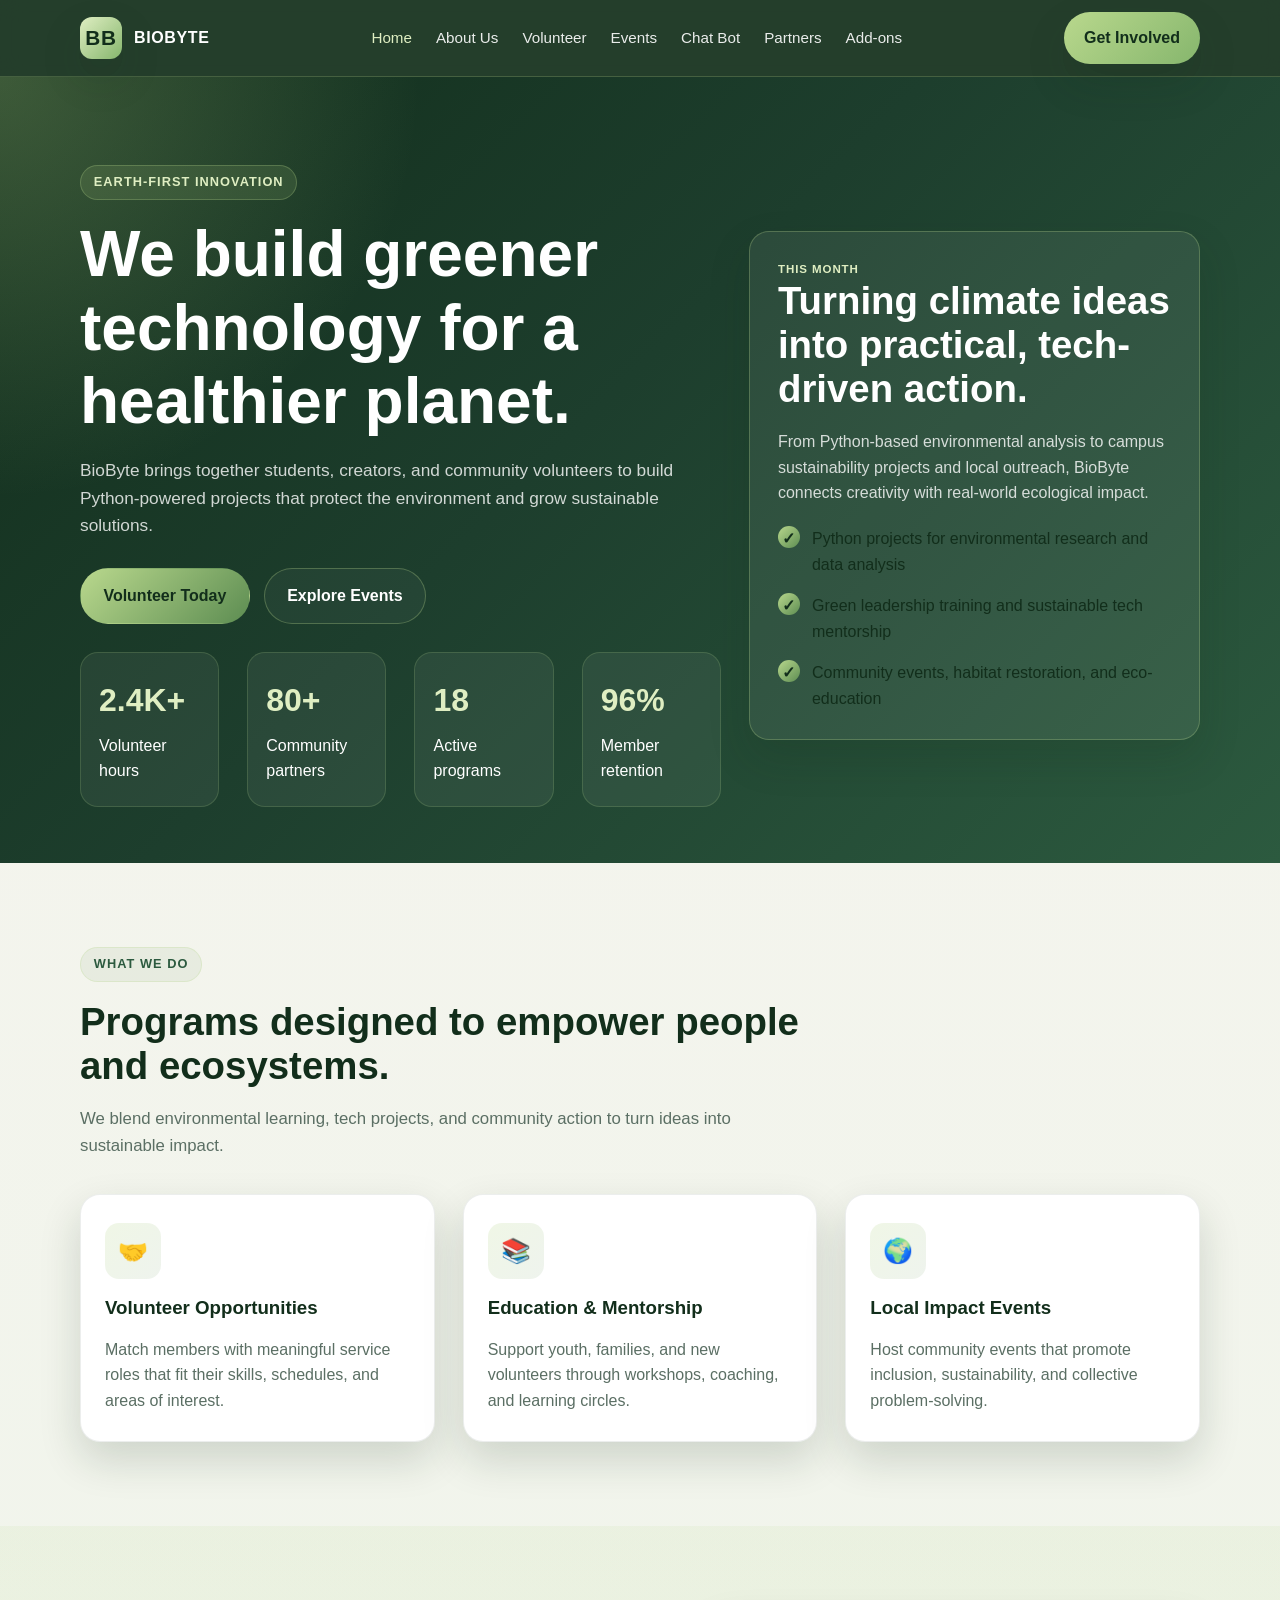
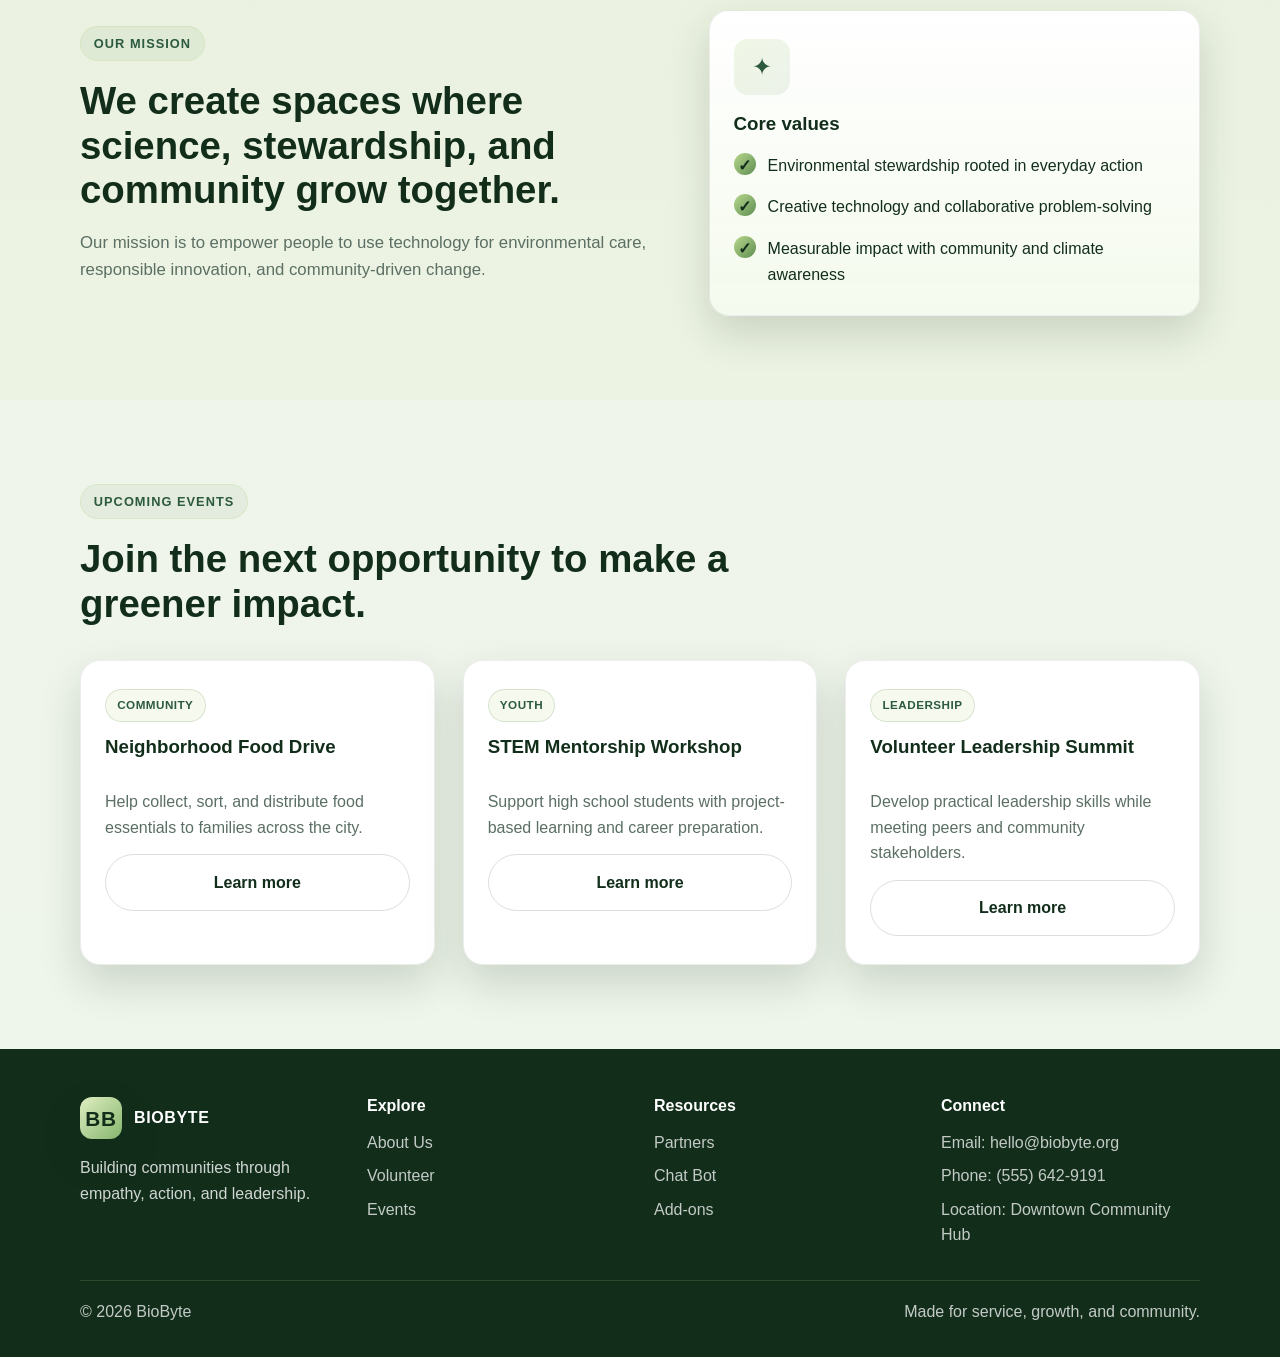
<file: index.html>
﻿<!DOCTYPE html>
<html lang="en">
  <head>
    <meta charset="UTF-8" />
    <meta name="viewport" content="width=device-width, initial-scale=1.0" />
    <title>BioByte | Community Impact</title>
    <meta name="description" content="BioByte empowers communities through volunteering, leadership development, and impactful local events." />
    <link rel="stylesheet" href="styles.css" />
  </head>
  <body>
    <header class="header">
      <div class="container nav">
        <a href="index.html" class="brand" aria-label="BioByte home"><span class="brand-mark">BB</span><span>BioByte</span></a>
        <button class="mobile-toggle" aria-label="Toggle menu">☰</button>
        <nav class="nav-links" aria-label="Main navigation">
          <a class="active" href="index.html">Home</a>
          <a href="about.html">About Us</a>
          <a href="volunteer.html">Volunteer</a>
          <a href="events.html">Events</a>
          <a href="chatbot.html">Chat Bot</a>
          <a href="partners.html">Partners</a>
          <a href="addons.html">Add-ons</a>
        </nav>
        <a class="nav-cta" href="volunteer.html">Get Involved</a>
      </div>
    </header>
    <main>
      <section class="hero">
        <div class="container hero-grid">
          <div>
            <span class="kicker">Earth-first innovation</span>
            <h1>We build greener technology for a healthier planet.</h1>
            <p class="lead">BioByte brings together students, creators, and community volunteers to build Python-powered projects that protect the environment and grow sustainable solutions.</p>
            <div class="button-row">
              <a class="button-primary" href="volunteer.html">Volunteer Today</a>
              <a class="button-secondary" href="events.html">Explore Events</a>
            </div>
            <div class="stats-grid" aria-label="Impact statistics">
              <div class="stat-box"><div class="stat-number">2.4K+</div><div>Volunteer hours</div></div>
              <div class="stat-box"><div class="stat-number">80+</div><div>Community partners</div></div>
              <div class="stat-box"><div class="stat-number">18</div><div>Active programs</div></div>
              <div class="stat-box"><div class="stat-number">96%</div><div>Member retention</div></div>
            </div>
          </div>
          <div class="hero-panel">
            <div class="mini-label">This month</div>
            <h2>Turning climate ideas into practical, tech-driven action.</h2>
            <p>From Python-based environmental analysis to campus sustainability projects and local outreach, BioByte connects creativity with real-world ecological impact.</p>
            <ul class="feature-list" style="margin-top: 20px; color: var(--white);">
              <li><span class="list-bullet">✓</span><span>Python projects for environmental research and data analysis</span></li>
              <li><span class="list-bullet">✓</span><span>Green leadership training and sustainable tech mentorship</span></li>
              <li><span class="list-bullet">✓</span><span>Community events, habitat restoration, and eco-education</span></li>
            </ul>
          </div>
        </div>
      </section>
      <section class="section">
        <div class="container">
          <div class="section-header"><span class="kicker" style="background: rgba(93, 141, 82, 0.08); color: var(--forest-700);">What we do</span><h2>Programs designed to empower people and ecosystems.</h2><p class="section-lead">We blend environmental learning, tech projects, and community action to turn ideas into sustainable impact.</p></div>
          <div class="card-grid">
            <article class="feature-card"><div class="feature-icon">🤝</div><h3>Volunteer Opportunities</h3><p>Match members with meaningful service roles that fit their skills, schedules, and areas of interest.</p></article>
            <article class="feature-card"><div class="feature-icon">📚</div><h3>Education & Mentorship</h3><p>Support youth, families, and new volunteers through workshops, coaching, and learning circles.</p></article>
            <article class="feature-card"><div class="feature-icon">🌍</div><h3>Local Impact Events</h3><p>Host community events that promote inclusion, sustainability, and collective problem-solving.</p></article>
          </div>
        </div>
      </section>
      <section class="section section-alt">
        <div class="container split-grid">
          <div>
            <span class="kicker" style="background: rgba(93, 141, 82, 0.08); color: var(--forest-700);">Our mission</span>
            <h2>We create spaces where science, stewardship, and community grow together.</h2>
            <p class="section-lead">Our mission is to empower people to use technology for environmental care, responsible innovation, and community-driven change.</p>
          </div>
          <div class="info-card"><div class="info-badge">✦</div><h3>Core values</h3><ul class="feature-list"><li><span class="list-bullet">✓</span><span>Environmental stewardship rooted in everyday action</span></li><li><span class="list-bullet">✓</span><span>Creative technology and collaborative problem-solving</span></li><li><span class="list-bullet">✓</span><span>Measurable impact with community and climate awareness</span></li></ul></div>
        </div>
      </section>
      <section class="section">
        <div class="container">
          <div class="section-header"><span class="kicker" style="background: rgba(93, 141, 82, 0.08); color: var(--forest-700);">Upcoming events</span><h2>Join the next opportunity to make a greener impact.</h2></div>
          <div class="card-grid">
            <article class="event-card"><span class="event-pill">Community</span><h3>Neighborhood Food Drive</h3><p>Help collect, sort, and distribute food essentials to families across the city.</p><a class="button-ghost" href="events.html">Learn more</a></article>
            <article class="event-card"><span class="event-pill">Youth</span><h3>STEM Mentorship Workshop</h3><p>Support high school students with project-based learning and career preparation.</p><a class="button-ghost" href="events.html">Learn more</a></article>
            <article class="event-card"><span class="event-pill">Leadership</span><h3>Volunteer Leadership Summit</h3><p>Develop practical leadership skills while meeting peers and community stakeholders.</p><a class="button-ghost" href="events.html">Learn more</a></article>
          </div>
        </div>
      </section>
    </main>
    <footer class="footer">
      <div class="container footer-grid">
        <div><a href="index.html" class="brand" aria-label="BioByte home"><span class="brand-mark">BB</span><span>BioByte</span></a><p>Building communities through empathy, action, and leadership.</p></div>
        <div><h4>Explore</h4><ul><li><a href="about.html">About Us</a></li><li><a href="volunteer.html">Volunteer</a></li><li><a href="events.html">Events</a></li></ul></div>
        <div><h4>Resources</h4><ul><li><a href="partners.html">Partners</a></li><li><a href="chatbot.html">Chat Bot</a></li><li><a href="addons.html">Add-ons</a></li></ul></div>
        <div><h4>Connect</h4><ul><li>Email: hello@biobyte.org</li><li>Phone: (555) 642-9191</li><li>Location: Downtown Community Hub</li></ul></div>
      </div>
      <div class="container footer-bottom"><span>© <span id="year"></span> BioByte</span><span>Made for service, growth, and community.</span></div>
    </footer>
    <script src="script.js"></script>
  </body>
</html>
</file>
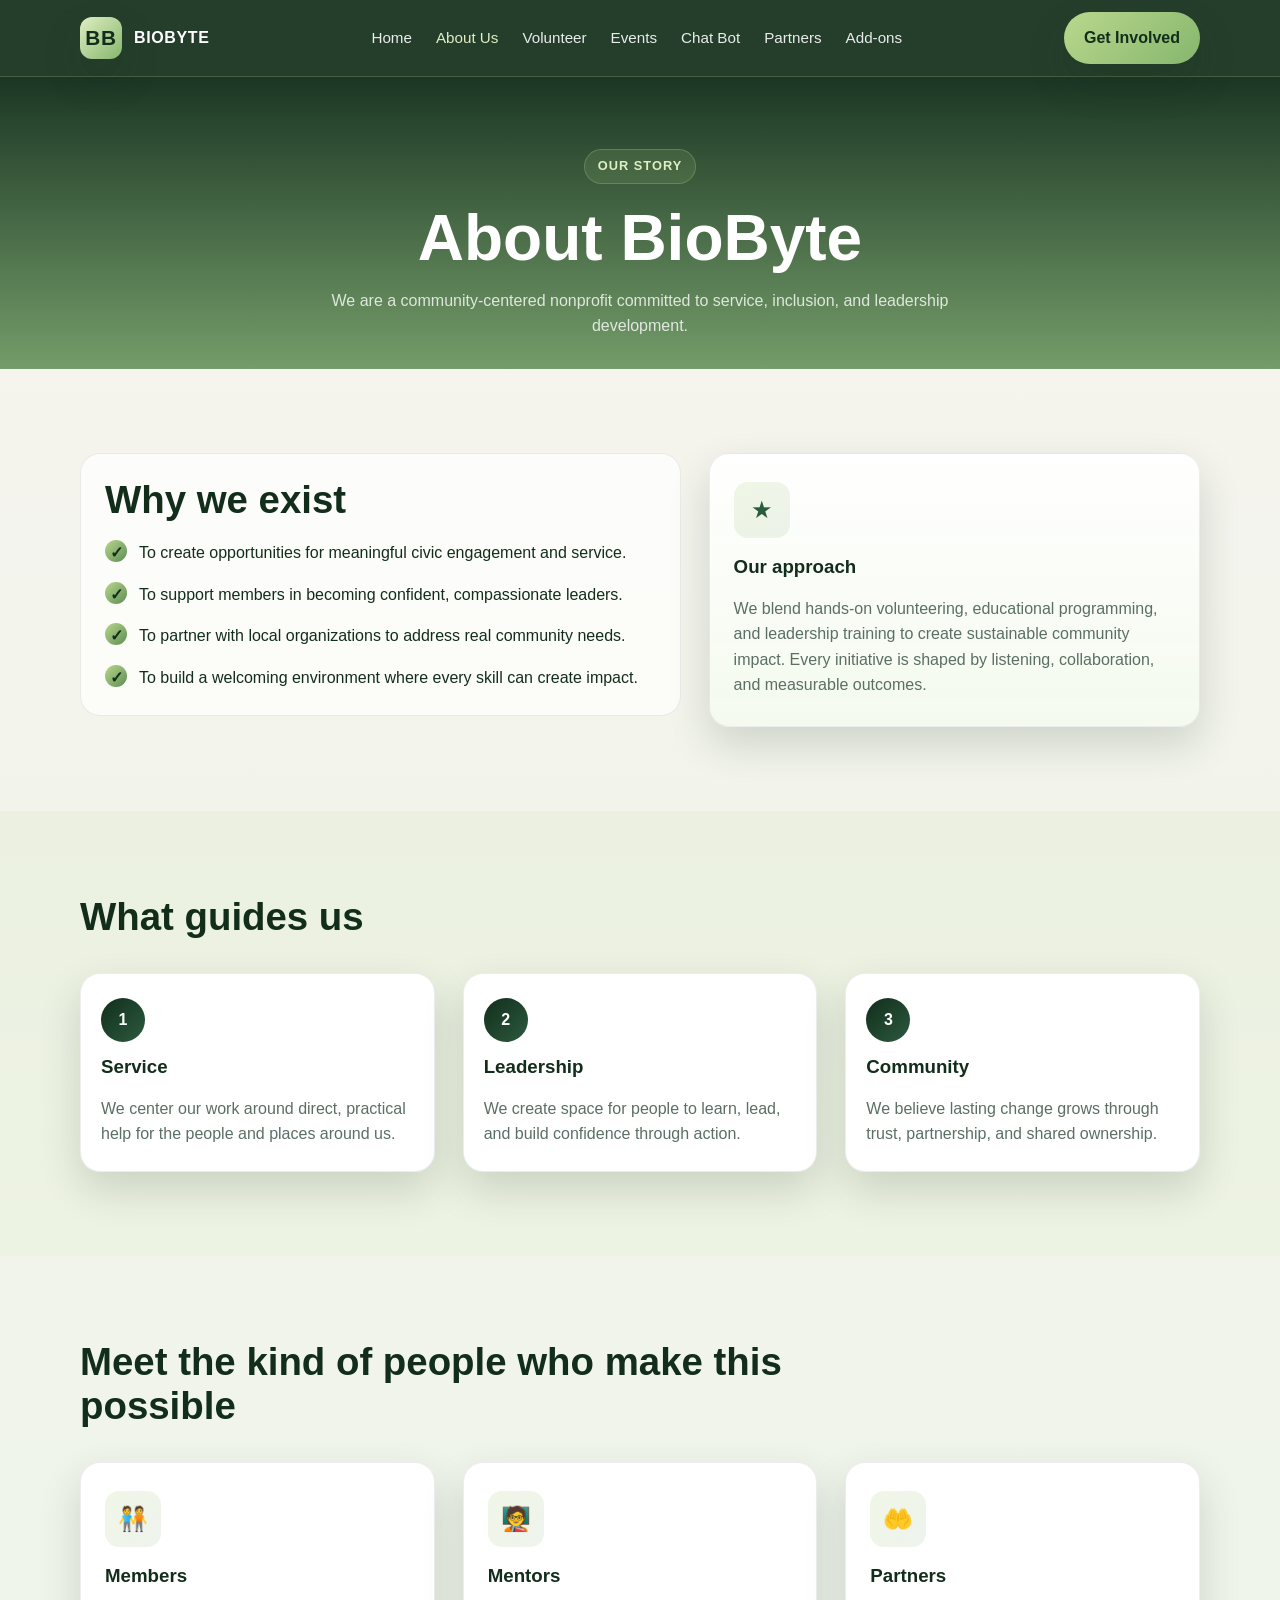
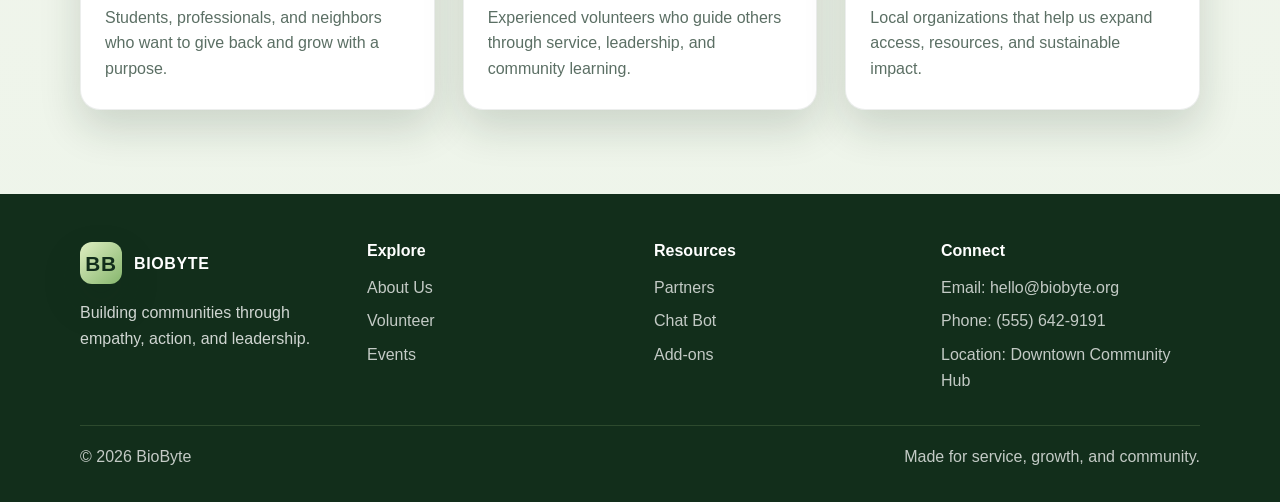
<file: about.html>
﻿<!DOCTYPE html>
<html lang="en">
  <head>
    <meta charset="UTF-8" />
    <meta name="viewport" content="width=device-width, initial-scale=1.0" />
    <title>About Us | BioByte</title>
    <link rel="stylesheet" href="styles.css" />
  </head>
  <body>
    <header class="header">
      <div class="container nav">
        <a href="index.html" class="brand" aria-label="BioByte home"><span class="brand-mark">BB</span><span>BioByte</span></a>
        <button class="mobile-toggle" aria-label="Toggle menu">☰</button>
        <nav class="nav-links" aria-label="Main navigation">
          <a href="index.html">Home</a>
          <a class="active" href="about.html">About Us</a>
          <a href="volunteer.html">Volunteer</a>
          <a href="events.html">Events</a>
          <a href="chatbot.html">Chat Bot</a>
          <a href="partners.html">Partners</a>
          <a href="addons.html">Add-ons</a>
        </nav>
        <a class="nav-cta" href="volunteer.html">Get Involved</a>
      </div>
    </header>
    <main>
      <section class="page-header">
        <div class="container">
          <span class="kicker">Our story</span>
          <h1>About BioByte</h1>
          <p>We are a community-centered nonprofit committed to service, inclusion, and leadership development.</p>
        </div>
      </section>
      <section class="section">
        <div class="container content-grid">
          <div class="list-block">
            <h2>Why we exist</h2>
            <ul class="feature-list">
              <li><span class="list-bullet">✓</span><span>To create opportunities for meaningful civic engagement and service.</span></li>
              <li><span class="list-bullet">✓</span><span>To support members in becoming confident, compassionate leaders.</span></li>
              <li><span class="list-bullet">✓</span><span>To partner with local organizations to address real community needs.</span></li>
              <li><span class="list-bullet">✓</span><span>To build a welcoming environment where every skill can create impact.</span></li>
            </ul>
          </div>
          <div class="info-card"><div class="info-badge">★</div><h3>Our approach</h3><p>We blend hands-on volunteering, educational programming, and leadership training to create sustainable community impact. Every initiative is shaped by listening, collaboration, and measurable outcomes.</p></div>
        </div>
      </section>
      <section class="section section-alt">
        <div class="container">
          <div class="section-header"><h2>What guides us</h2></div>
          <div class="timeline-grid">
            <article class="timeline-item"><div class="timeline-number">1</div><h3>Service</h3><p>We center our work around direct, practical help for the people and places around us.</p></article>
            <article class="timeline-item"><div class="timeline-number">2</div><h3>Leadership</h3><p>We create space for people to learn, lead, and build confidence through action.</p></article>
            <article class="timeline-item"><div class="timeline-number">3</div><h3>Community</h3><p>We believe lasting change grows through trust, partnership, and shared ownership.</p></article>
          </div>
        </div>
      </section>
      <section class="section">
        <div class="container">
          <div class="section-header"><h2>Meet the kind of people who make this possible</h2></div>
          <div class="card-grid">
            <article class="feature-card"><div class="feature-icon">🧑‍🤝‍🧑</div><h3>Members</h3><p>Students, professionals, and neighbors who want to give back and grow with a purpose.</p></article>
            <article class="feature-card"><div class="feature-icon">🧑‍🏫</div><h3>Mentors</h3><p>Experienced volunteers who guide others through service, leadership, and community learning.</p></article>
            <article class="feature-card"><div class="feature-icon">🤲</div><h3>Partners</h3><p>Local organizations that help us expand access, resources, and sustainable impact.</p></article>
          </div>
        </div>
      </section>
    </main>
    <footer class="footer">
      <div class="container footer-grid">
        <div><a href="index.html" class="brand" aria-label="BioByte home"><span class="brand-mark">BB</span><span>BioByte</span></a><p>Building communities through empathy, action, and leadership.</p></div>
        <div><h4>Explore</h4><ul><li><a href="about.html">About Us</a></li><li><a href="volunteer.html">Volunteer</a></li><li><a href="events.html">Events</a></li></ul></div>
        <div><h4>Resources</h4><ul><li><a href="partners.html">Partners</a></li><li><a href="chatbot.html">Chat Bot</a></li><li><a href="addons.html">Add-ons</a></li></ul></div>
        <div><h4>Connect</h4><ul><li>Email: hello@biobyte.org</li><li>Phone: (555) 642-9191</li><li>Location: Downtown Community Hub</li></ul></div>
      </div>
      <div class="container footer-bottom"><span>© <span id="year"></span> BioByte</span><span>Made for service, growth, and community.</span></div>
    </footer>
    <script src="script.js"></script>
  </body>
</html>
</file>
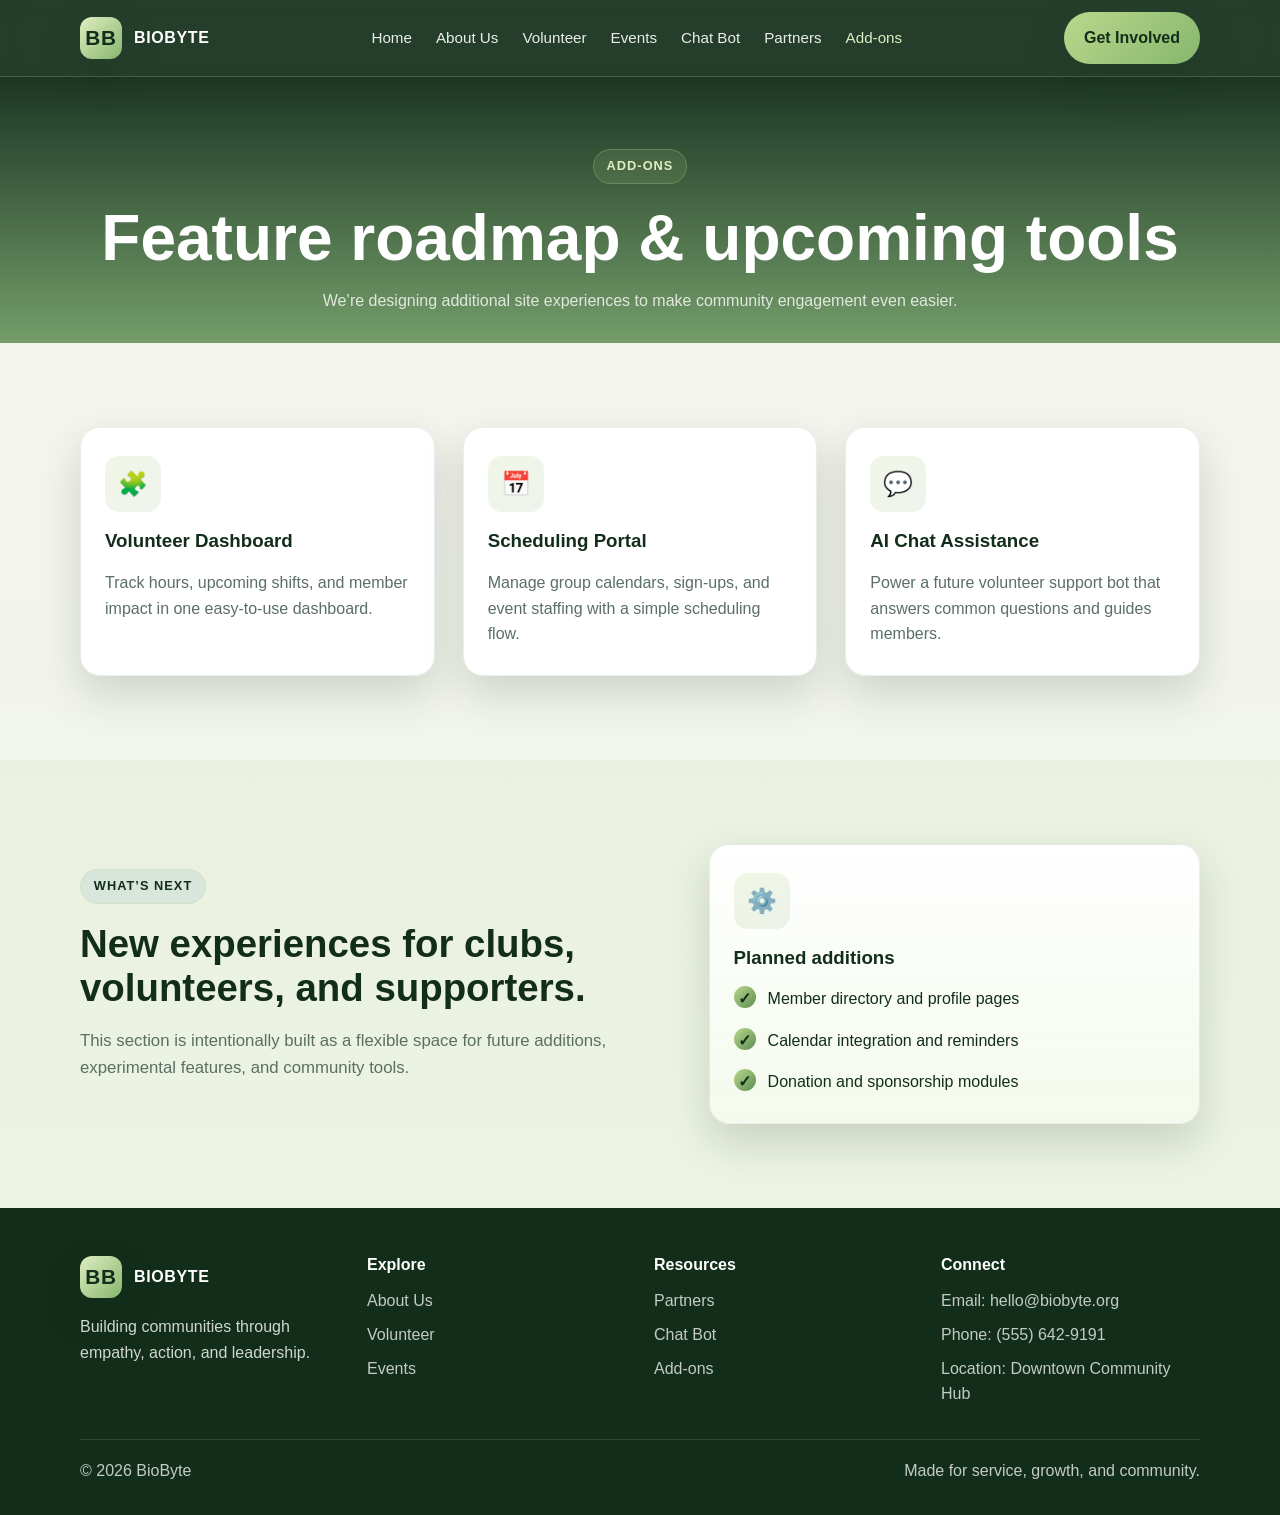
<file: addons.html>
﻿<!DOCTYPE html>
<html lang="en">
  <head>
    <meta charset="UTF-8" />
    <meta name="viewport" content="width=device-width, initial-scale=1.0" />
    <title>Coming Soon | BioByte</title>
    <link rel="stylesheet" href="styles.css" />
  </head>
  <body>
    <header class="header">
      <div class="container nav">
        <a href="index.html" class="brand" aria-label="BioByte home"><span class="brand-mark">BB</span><span>BioByte</span></a>
        <button class="mobile-toggle" aria-label="Toggle menu">☰</button>
        <nav class="nav-links" aria-label="Main navigation">
          <a href="index.html">Home</a>
          <a href="about.html">About Us</a>
          <a href="volunteer.html">Volunteer</a>
          <a href="events.html">Events</a>
          <a href="chatbot.html">Chat Bot</a>
          <a href="partners.html">Partners</a>
          <a class="active" href="addons.html">Add-ons</a>
        </nav>
        <a class="nav-cta" href="volunteer.html">Get Involved</a>
      </div>
    </header>
    <main>
      <section class="page-header">
        <div class="container">
          <span class="kicker">Add-ons</span>
          <h1>Feature roadmap & upcoming tools</h1>
          <p>We’re designing additional site experiences to make community engagement even easier.</p>
        </div>
      </section>
      <section class="section">
        <div class="container card-grid">
          <article class="addon-card"><div class="feature-icon">🧩</div><h3>Volunteer Dashboard</h3><p>Track hours, upcoming shifts, and member impact in one easy-to-use dashboard.</p></article>
          <article class="addon-card"><div class="feature-icon">📅</div><h3>Scheduling Portal</h3><p>Manage group calendars, sign-ups, and event staffing with a simple scheduling flow.</p></article>
          <article class="addon-card"><div class="feature-icon">💬</div><h3>AI Chat Assistance</h3><p>Power a future volunteer support bot that answers common questions and guides members.</p></article>
        </div>
      </section>
      <section class="section section-alt">
        <div class="container split-grid">
          <div>
            <span class="kicker" style="background: rgba(15, 94, 168, 0.08); color: var(--blue-600);">What’s next</span>
            <h2>New experiences for clubs, volunteers, and supporters.</h2>
            <p class="section-lead">This section is intentionally built as a flexible space for future additions, experimental features, and community tools.</p>
          </div>
          <div class="info-card"><div class="info-badge">⚙️</div><h3>Planned additions</h3><ul class="feature-list"><li><span class="list-bullet">✓</span><span>Member directory and profile pages</span></li><li><span class="list-bullet">✓</span><span>Calendar integration and reminders</span></li><li><span class="list-bullet">✓</span><span>Donation and sponsorship modules</span></li></ul></div>
        </div>
      </section>
    </main>
    <footer class="footer">
      <div class="container footer-grid">
        <div><a href="index.html" class="brand" aria-label="BioByte home"><span class="brand-mark">BB</span><span>BioByte</span></a><p>Building communities through empathy, action, and leadership.</p></div>
        <div><h4>Explore</h4><ul><li><a href="about.html">About Us</a></li><li><a href="volunteer.html">Volunteer</a></li><li><a href="events.html">Events</a></li></ul></div>
        <div><h4>Resources</h4><ul><li><a href="partners.html">Partners</a></li><li><a href="chatbot.html">Chat Bot</a></li><li><a href="addons.html">Add-ons</a></li></ul></div>
        <div><h4>Connect</h4><ul><li>Email: hello@biobyte.org</li><li>Phone: (555) 642-9191</li><li>Location: Downtown Community Hub</li></ul></div>
      </div>
      <div class="container footer-bottom"><span>© <span id="year"></span> BioByte</span><span>Made for service, growth, and community.</span></div>
    </footer>
    <script src="script.js"></script>
  </body>
</html>
</file>
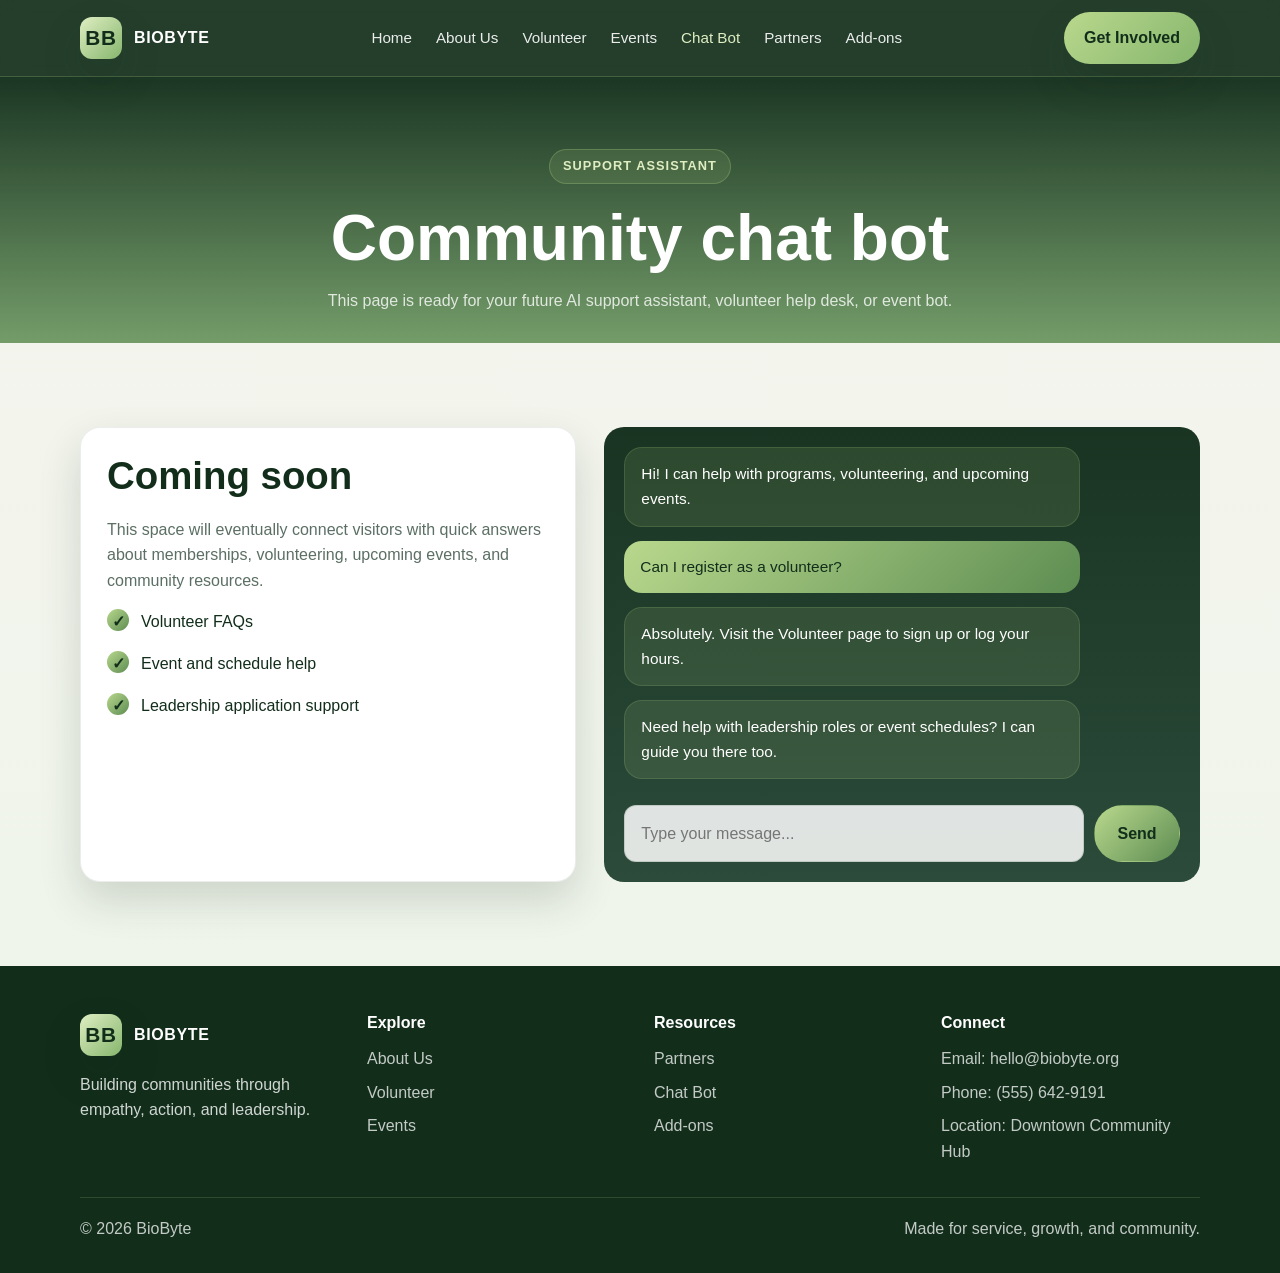
<file: chatbot.html>
﻿<!DOCTYPE html>
<html lang="en">
  <head>
    <meta charset="UTF-8" />
    <meta name="viewport" content="width=device-width, initial-scale=1.0" />
    <title>Chat Bot | BioByte</title>
    <link rel="stylesheet" href="styles.css" />
  </head>
  <body>
    <header class="header">
      <div class="container nav">
        <a href="index.html" class="brand" aria-label="BioByte home"><span class="brand-mark">BB</span><span>BioByte</span></a>
        <button class="mobile-toggle" aria-label="Toggle menu">☰</button>
        <nav class="nav-links" aria-label="Main navigation">
          <a href="index.html">Home</a>
          <a href="about.html">About Us</a>
          <a href="volunteer.html">Volunteer</a>
          <a href="events.html">Events</a>
          <a class="active" href="chatbot.html">Chat Bot</a>
          <a href="partners.html">Partners</a>
          <a href="addons.html">Add-ons</a>
        </nav>
        <a class="nav-cta" href="volunteer.html">Get Involved</a>
      </div>
    </header>
    <main>
      <section class="page-header">
        <div class="container">
          <span class="kicker">Support assistant</span>
          <h1>Community chat bot</h1>
          <p>This page is ready for your future AI support assistant, volunteer help desk, or event bot.</p>
        </div>
      </section>
      <section class="section">
        <div class="container chat-layout">
          <div class="chat-card">
            <h2>Coming soon</h2>
            <p>This space will eventually connect visitors with quick answers about memberships, volunteering, upcoming events, and community resources.</p>
            <ul class="feature-list" style="margin-top: 16px;">
              <li><span class="list-bullet">✓</span><span>Volunteer FAQs</span></li>
              <li><span class="list-bullet">✓</span><span>Event and schedule help</span></li>
              <li><span class="list-bullet">✓</span><span>Leadership application support</span></li>
            </ul>
          </div>
          <div class="chat-window" aria-label="Mock chatbot interface">
            <div class="chat-bubble bot">Hi! I can help with programs, volunteering, and upcoming events.</div>
            <div class="chat-bubble user">Can I register as a volunteer?</div>
            <div class="chat-bubble bot">Absolutely. Visit the Volunteer page to sign up or log your hours.</div>
            <div class="chat-bubble bot">Need help with leadership roles or event schedules? I can guide you there too.</div>
            <div class="chat-input"><input type="text" placeholder="Type your message..." /><button class="button-primary" type="button">Send</button></div>
          </div>
        </div>
      </section>
    </main>
    <footer class="footer">
      <div class="container footer-grid">
        <div><a href="index.html" class="brand" aria-label="BioByte home"><span class="brand-mark">BB</span><span>BioByte</span></a><p>Building communities through empathy, action, and leadership.</p></div>
        <div><h4>Explore</h4><ul><li><a href="about.html">About Us</a></li><li><a href="volunteer.html">Volunteer</a></li><li><a href="events.html">Events</a></li></ul></div>
        <div><h4>Resources</h4><ul><li><a href="partners.html">Partners</a></li><li><a href="chatbot.html">Chat Bot</a></li><li><a href="addons.html">Add-ons</a></li></ul></div>
        <div><h4>Connect</h4><ul><li>Email: hello@biobyte.org</li><li>Phone: (555) 642-9191</li><li>Location: Downtown Community Hub</li></ul></div>
      </div>
      <div class="container footer-bottom"><span>© <span id="year"></span> BioByte</span><span>Made for service, growth, and community.</span></div>
    </footer>
    <script src="script.js"></script>
  </body>
</html>
</file>
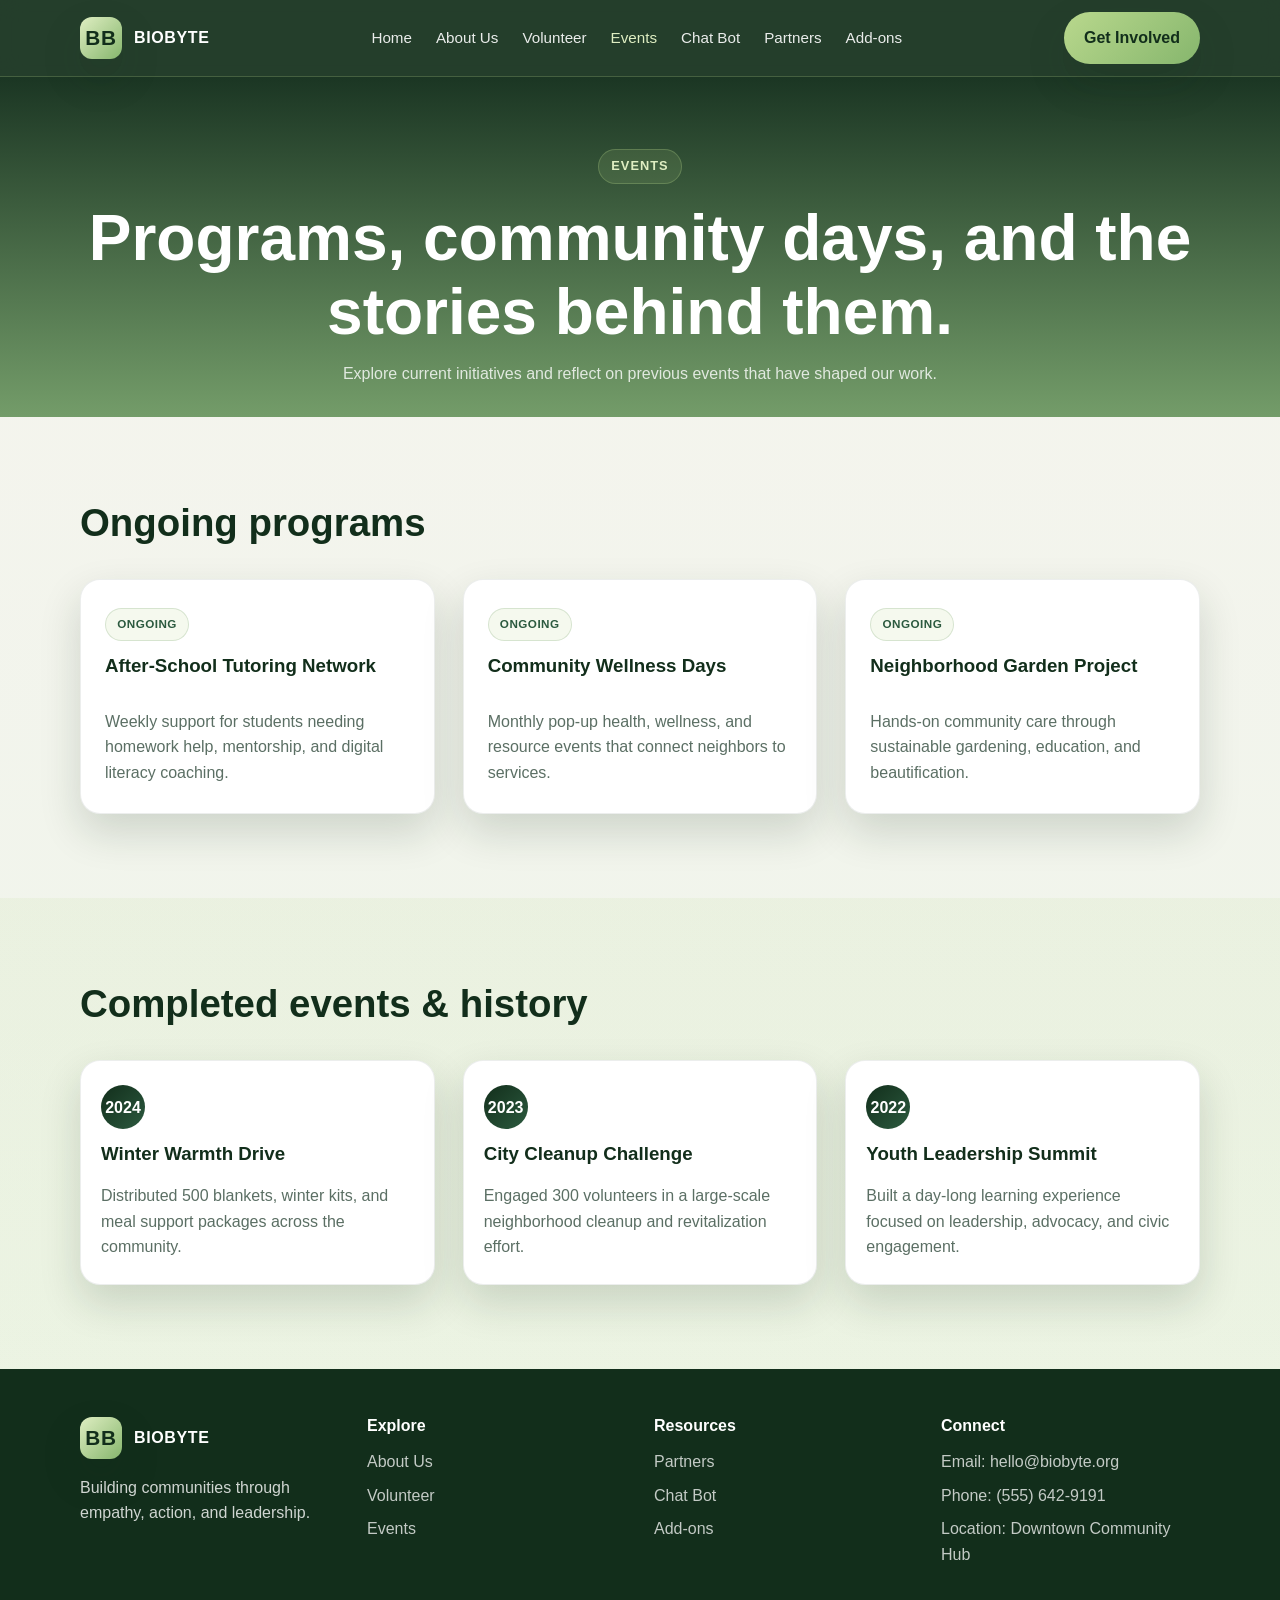
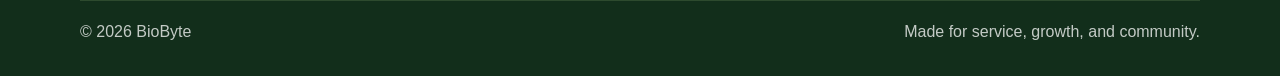
<file: events.html>
﻿<!DOCTYPE html>
<html lang="en">
  <head>
    <meta charset="UTF-8" />
    <meta name="viewport" content="width=device-width, initial-scale=1.0" />
    <title>Events | BioByte</title>
    <link rel="stylesheet" href="styles.css" />
  </head>
  <body>
    <header class="header">
      <div class="container nav">
        <a href="index.html" class="brand" aria-label="BioByte home"><span class="brand-mark">BB</span><span>BioByte</span></a>
        <button class="mobile-toggle" aria-label="Toggle menu">☰</button>
        <nav class="nav-links" aria-label="Main navigation">
          <a href="index.html">Home</a>
          <a href="about.html">About Us</a>
          <a href="volunteer.html">Volunteer</a>
          <a class="active" href="events.html">Events</a>
          <a href="chatbot.html">Chat Bot</a>
          <a href="partners.html">Partners</a>
          <a href="addons.html">Add-ons</a>
        </nav>
        <a class="nav-cta" href="volunteer.html">Get Involved</a>
      </div>
    </header>
    <main>
      <section class="page-header">
        <div class="container">
          <span class="kicker">Events</span>
          <h1>Programs, community days, and the stories behind them.</h1>
          <p>Explore current initiatives and reflect on previous events that have shaped our work.</p>
        </div>
      </section>
      <section class="section">
        <div class="container">
          <div class="section-header"><h2>Ongoing programs</h2></div>
          <div class="card-grid">
            <article class="event-card"><span class="event-pill">Ongoing</span><h3>After-School Tutoring Network</h3><p>Weekly support for students needing homework help, mentorship, and digital literacy coaching.</p></article>
            <article class="event-card"><span class="event-pill">Ongoing</span><h3>Community Wellness Days</h3><p>Monthly pop-up health, wellness, and resource events that connect neighbors to services.</p></article>
            <article class="event-card"><span class="event-pill">Ongoing</span><h3>Neighborhood Garden Project</h3><p>Hands-on community care through sustainable gardening, education, and beautification.</p></article>
          </div>
        </div>
      </section>
      <section class="section section-alt">
        <div class="container">
          <div class="section-header"><h2>Completed events & history</h2></div>
          <div class="timeline-grid">
            <article class="timeline-item"><div class="timeline-number">2024</div><h3>Winter Warmth Drive</h3><p>Distributed 500 blankets, winter kits, and meal support packages across the community.</p></article>
            <article class="timeline-item"><div class="timeline-number">2023</div><h3>City Cleanup Challenge</h3><p>Engaged 300 volunteers in a large-scale neighborhood cleanup and revitalization effort.</p></article>
            <article class="timeline-item"><div class="timeline-number">2022</div><h3>Youth Leadership Summit</h3><p>Built a day-long learning experience focused on leadership, advocacy, and civic engagement.</p></article>
          </div>
        </div>
      </section>
    </main>
    <footer class="footer">
      <div class="container footer-grid">
        <div><a href="index.html" class="brand" aria-label="BioByte home"><span class="brand-mark">BB</span><span>BioByte</span></a><p>Building communities through empathy, action, and leadership.</p></div>
        <div><h4>Explore</h4><ul><li><a href="about.html">About Us</a></li><li><a href="volunteer.html">Volunteer</a></li><li><a href="events.html">Events</a></li></ul></div>
        <div><h4>Resources</h4><ul><li><a href="partners.html">Partners</a></li><li><a href="chatbot.html">Chat Bot</a></li><li><a href="addons.html">Add-ons</a></li></ul></div>
        <div><h4>Connect</h4><ul><li>Email: hello@biobyte.org</li><li>Phone: (555) 642-9191</li><li>Location: Downtown Community Hub</li></ul></div>
      </div>
      <div class="container footer-bottom"><span>© <span id="year"></span> BioByte</span><span>Made for service, growth, and community.</span></div>
    </footer>
    <script src="script.js"></script>
  </body>
</html>
</file>
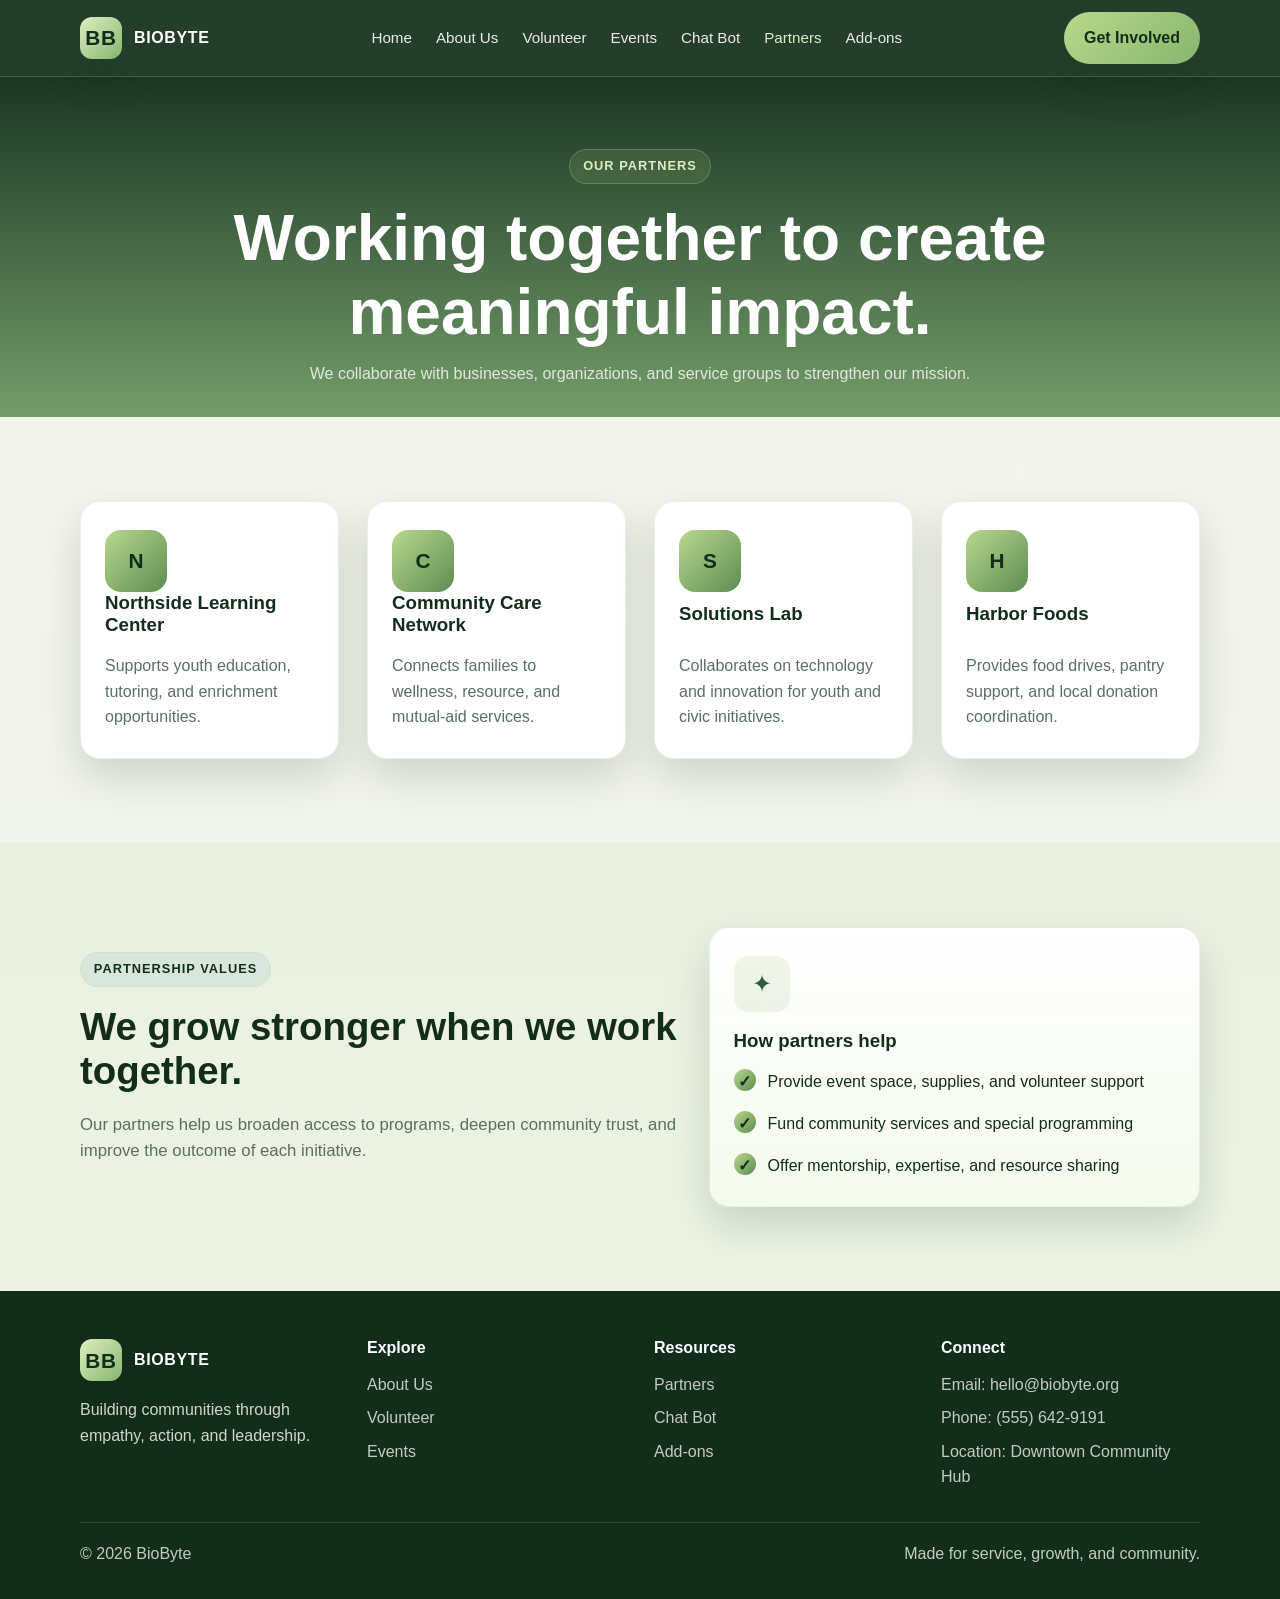
<file: partners.html>
﻿<!DOCTYPE html>
<html lang="en">
  <head>
    <meta charset="UTF-8" />
    <meta name="viewport" content="width=device-width, initial-scale=1.0" />
    <title>Partners | BioByte</title>
    <link rel="stylesheet" href="styles.css" />
  </head>
  <body>
    <header class="header">
      <div class="container nav">
        <a href="index.html" class="brand" aria-label="BioByte home"><span class="brand-mark">BB</span><span>BioByte</span></a>
        <button class="mobile-toggle" aria-label="Toggle menu">☰</button>
        <nav class="nav-links" aria-label="Main navigation">
          <a href="index.html">Home</a>
          <a href="about.html">About Us</a>
          <a href="volunteer.html">Volunteer</a>
          <a href="events.html">Events</a>
          <a href="chatbot.html">Chat Bot</a>
          <a class="active" href="partners.html">Partners</a>
          <a href="addons.html">Add-ons</a>
        </nav>
        <a class="nav-cta" href="volunteer.html">Get Involved</a>
      </div>
    </header>
    <main>
      <section class="page-header">
        <div class="container">
          <span class="kicker">Our partners</span>
          <h1>Working together to create meaningful impact.</h1>
          <p>We collaborate with businesses, organizations, and service groups to strengthen our mission.</p>
        </div>
      </section>
      <section class="section">
        <div class="container partner-grid">
          <article class="partner-card"><div class="partner-mark">N</div><h3>Northside Learning Center</h3><p>Supports youth education, tutoring, and enrichment opportunities.</p></article>
          <article class="partner-card"><div class="partner-mark">C</div><h3>Community Care Network</h3><p>Connects families to wellness, resource, and mutual-aid services.</p></article>
          <article class="partner-card"><div class="partner-mark">S</div><h3>Solutions Lab</h3><p>Collaborates on technology and innovation for youth and civic initiatives.</p></article>
          <article class="partner-card"><div class="partner-mark">H</div><h3>Harbor Foods</h3><p>Provides food drives, pantry support, and local donation coordination.</p></article>
        </div>
      </section>
      <section class="section section-alt">
        <div class="container split-grid">
          <div>
            <span class="kicker" style="background: rgba(15, 94, 168, 0.08); color: var(--blue-600);">Partnership values</span>
            <h2>We grow stronger when we work together.</h2>
            <p class="section-lead">Our partners help us broaden access to programs, deepen community trust, and improve the outcome of each initiative.</p>
          </div>
          <div class="info-card"><div class="info-badge">✦</div><h3>How partners help</h3><ul class="feature-list"><li><span class="list-bullet">✓</span><span>Provide event space, supplies, and volunteer support</span></li><li><span class="list-bullet">✓</span><span>Fund community services and special programming</span></li><li><span class="list-bullet">✓</span><span>Offer mentorship, expertise, and resource sharing</span></li></ul></div>
        </div>
      </section>
    </main>
    <footer class="footer">
      <div class="container footer-grid">
        <div><a href="index.html" class="brand" aria-label="BioByte home"><span class="brand-mark">BB</span><span>BioByte</span></a><p>Building communities through empathy, action, and leadership.</p></div>
        <div><h4>Explore</h4><ul><li><a href="about.html">About Us</a></li><li><a href="volunteer.html">Volunteer</a></li><li><a href="events.html">Events</a></li></ul></div>
        <div><h4>Resources</h4><ul><li><a href="partners.html">Partners</a></li><li><a href="chatbot.html">Chat Bot</a></li><li><a href="addons.html">Add-ons</a></li></ul></div>
        <div><h4>Connect</h4><ul><li>Email: hello@biobyte.org</li><li>Phone: (555) 642-9191</li><li>Location: Downtown Community Hub</li></ul></div>
      </div>
      <div class="container footer-bottom"><span>© <span id="year"></span> BioByte</span><span>Made for service, growth, and community.</span></div>
    </footer>
    <script src="script.js"></script>
  </body>
</html>
</file>
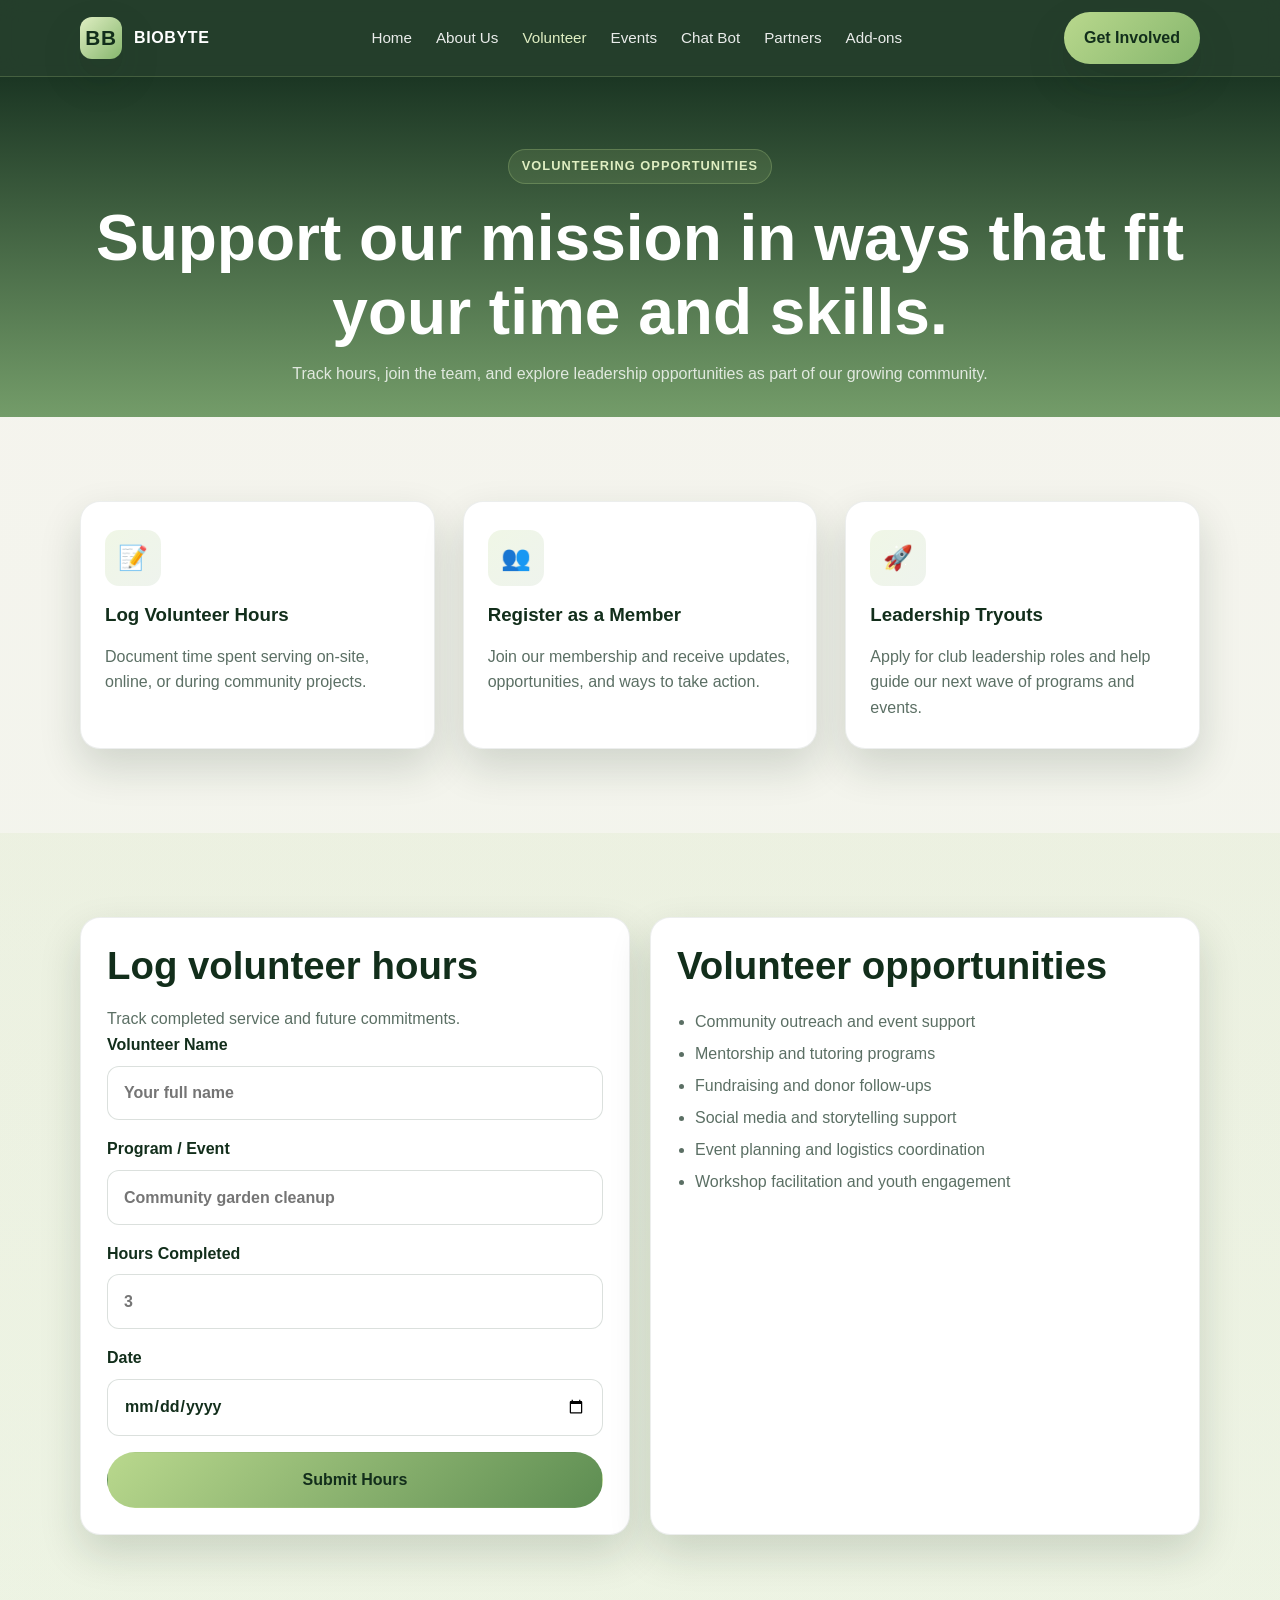
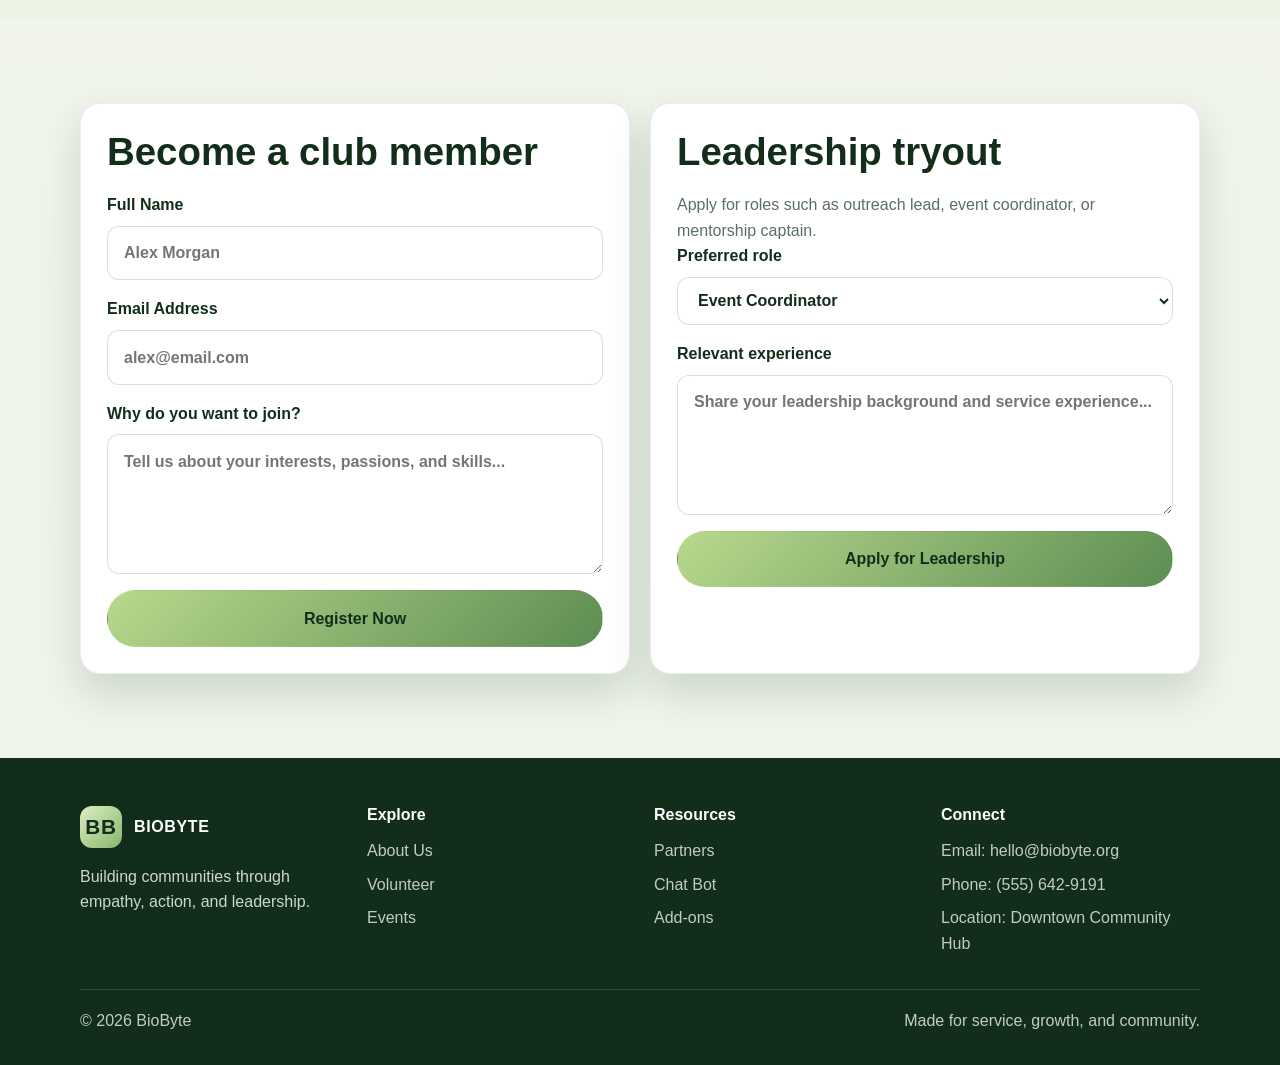
<file: volunteer.html>
﻿<!DOCTYPE html>
<html lang="en">
  <head>
    <meta charset="UTF-8" />
    <meta name="viewport" content="width=device-width, initial-scale=1.0" />
    <title>Volunteer | BioByte</title>
    <link rel="stylesheet" href="styles.css" />
  </head>
  <body>
    <header class="header">
      <div class="container nav">
        <a href="index.html" class="brand" aria-label="BioByte home"><span class="brand-mark">BB</span><span>BioByte</span></a>
        <button class="mobile-toggle" aria-label="Toggle menu">☰</button>
        <nav class="nav-links" aria-label="Main navigation">
          <a href="index.html">Home</a>
          <a href="about.html">About Us</a>
          <a class="active" href="volunteer.html">Volunteer</a>
          <a href="events.html">Events</a>
          <a href="chatbot.html">Chat Bot</a>
          <a href="partners.html">Partners</a>
          <a href="addons.html">Add-ons</a>
        </nav>
        <a class="nav-cta" href="volunteer.html">Get Involved</a>
      </div>
    </header>
    <main>
      <section class="page-header">
        <div class="container">
          <span class="kicker">Volunteering opportunities</span>
          <h1>Support our mission in ways that fit your time and skills.</h1>
          <p>Track hours, join the team, and explore leadership opportunities as part of our growing community.</p>
        </div>
      </section>
      <section class="section">
        <div class="container card-grid">
          <article class="feature-card"><div class="feature-icon">📝</div><h3>Log Volunteer Hours</h3><p>Document time spent serving on-site, online, or during community projects.</p></article>
          <article class="feature-card"><div class="feature-icon">👥</div><h3>Register as a Member</h3><p>Join our membership and receive updates, opportunities, and ways to take action.</p></article>
          <article class="feature-card"><div class="feature-icon">🚀</div><h3>Leadership Tryouts</h3><p>Apply for club leadership roles and help guide our next wave of programs and events.</p></article>
        </div>
      </section>
      <section class="section section-alt">
        <div class="container form-grid">
          <div class="form-card">
            <h2>Log volunteer hours</h2>
            <p class="form-prompt">Track completed service and future commitments.</p>
            <form>
              <label>Volunteer Name<input type="text" placeholder="Your full name" /></label>
              <label>Program / Event<input type="text" placeholder="Community garden cleanup" /></label>
              <label>Hours Completed<input type="number" min="1" max="50" placeholder="3" /></label>
              <label>Date<input type="date" /></label>
              <button type="submit" class="button-primary">Submit Hours</button>
            </form>
          </div>
          <div class="checklist-card">
            <h2>Volunteer opportunities</h2>
            <ul>
              <li>Community outreach and event support</li>
              <li>Mentorship and tutoring programs</li>
              <li>Fundraising and donor follow-ups</li>
              <li>Social media and storytelling support</li>
              <li>Event planning and logistics coordination</li>
              <li>Workshop facilitation and youth engagement</li>
            </ul>
          </div>
        </div>
      </section>
      <section class="section">
        <div class="container form-grid">
          <div class="form-card">
            <h2>Become a club member</h2>
            <form>
              <label>Full Name<input type="text" placeholder="Alex Morgan" /></label>
              <label>Email Address<input type="email" placeholder="alex@email.com" /></label>
              <label>Why do you want to join?<textarea placeholder="Tell us about your interests, passions, and skills..."></textarea></label>
              <button type="submit" class="button-primary">Register Now</button>
            </form>
          </div>
          <div class="form-card">
            <h2>Leadership tryout</h2>
            <p class="form-prompt">Apply for roles such as outreach lead, event coordinator, or mentorship captain.</p>
            <form>
              <label>Preferred role<select><option>Event Coordinator</option><option>Outreach Lead</option><option>Mentorship Captain</option><option>Finance & Sponsorship</option><option>Operations Lead</option></select></label>
              <label>Relevant experience<textarea placeholder="Share your leadership background and service experience..."></textarea></label>
              <button type="submit" class="button-primary">Apply for Leadership</button>
            </form>
          </div>
        </div>
      </section>
    </main>
    <footer class="footer">
      <div class="container footer-grid">
        <div><a href="index.html" class="brand" aria-label="BioByte home"><span class="brand-mark">BB</span><span>BioByte</span></a><p>Building communities through empathy, action, and leadership.</p></div>
        <div><h4>Explore</h4><ul><li><a href="about.html">About Us</a></li><li><a href="volunteer.html">Volunteer</a></li><li><a href="events.html">Events</a></li></ul></div>
        <div><h4>Resources</h4><ul><li><a href="partners.html">Partners</a></li><li><a href="chatbot.html">Chat Bot</a></li><li><a href="addons.html">Add-ons</a></li></ul></div>
        <div><h4>Connect</h4><ul><li>Email: hello@biobyte.org</li><li>Phone: (555) 642-9191</li><li>Location: Downtown Community Hub</li></ul></div>
      </div>
      <div class="container footer-bottom"><span>© <span id="year"></span> BioByte</span><span>Made for service, growth, and community.</span></div>
    </footer>
    <script src="script.js"></script>
  </body>
</html>
</file>
<file: styles.css>
:root {
  --forest-900: #122e1b;
  --forest-800: #1d3e2d;
  --forest-700: #2c5a3f;
  --moss-500: #5d8d52;
  --leaf-400: #86b66d;
  --leaf-300: #b9d88d;
  --sage-200: #dfeec2;
  --earth-100: #f5efe4;
  --earth-200: #ece0c7;
  --soil-600: #6d5344;
  --dark-olive: #25372f;
  --slate-600: #5b6f64;
  --white: #ffffff;
  --shadow: 0 18px 42px rgba(18, 46, 27, 0.16);
  --radius: 20px;
}
* { box-sizing: border-box; }
html { scroll-behavior: smooth; }
body {
  margin: 0;
  font-family: "Segoe UI", Tahoma, Geneva, Verdana, sans-serif;
  background: linear-gradient(180deg, #f6f4ee 0%, #edf5ea 100%);
  color: var(--forest-900);
  line-height: 1.6;
}
a { color: inherit; text-decoration: none; }
img { max-width: 100%; display: block; }
.container { width: min(1120px, calc(100% - 32px)); margin: 0 auto; }
.header { position: sticky; top: 0; z-index: 1000; background: rgba(18, 46, 27, 0.92); backdrop-filter: blur(12px); border-bottom: 1px solid rgba(185, 216, 141, 0.22); }
.nav { display: flex; align-items: center; justify-content: space-between; min-height: 76px; gap: 20px; }
.brand { display: flex; align-items: center; gap: 12px; color: var(--white); font-weight: 700; letter-spacing: 0.04em; text-transform: uppercase; }
.brand-mark { width: 42px; height: 42px; border-radius: 12px; display: grid; place-items: center; background: linear-gradient(135deg, var(--sage-200), var(--leaf-400)); color: var(--forest-900); font-size: 1.3rem; box-shadow: var(--shadow); }
.nav-links { display: flex; align-items: center; gap: 24px; color: var(--white); font-size: 0.95rem; }
.nav-links a { opacity: 0.9; }
.nav-links a:hover, .nav-links a.active { opacity: 1; color: var(--sage-200); }
.nav-cta { display: inline-flex; align-items: center; justify-content: center; padding: 0.8rem 1.25rem; border-radius: 999px; background: linear-gradient(135deg, var(--leaf-300), var(--leaf-400)); color: var(--forest-900); font-weight: 700; box-shadow: var(--shadow); }
.mobile-toggle { display: none; border: 0; background: transparent; color: var(--white); font-size: 1.6rem; cursor: pointer; }
.hero { padding: 88px 0 56px; background: radial-gradient(circle at top left, rgba(185, 216, 141, 0.26), transparent 28%), linear-gradient(135deg, var(--forest-900) 0%, var(--forest-800) 45%, var(--forest-700) 100%); color: var(--white); }
.hero-grid, .split-grid, .content-grid, .stats-grid, .card-grid, .timeline-grid, .partner-grid, .footer-grid { display: grid; gap: 28px; }
.hero-grid { grid-template-columns: 1.35fr 0.95fr; align-items: center; }
.kicker { display: inline-block; margin-bottom: 18px; padding: 0.4rem 0.8rem; border-radius: 999px; background: rgba(185, 216, 141, 0.12); border: 1px solid rgba(185, 216, 141, 0.26); color: var(--sage-200); font-size: 0.8rem; font-weight: 700; letter-spacing: 0.08em; text-transform: uppercase; }
h1, h2, h3, h4 { margin: 0 0 18px; line-height: 1.15; }
h1 { font-size: clamp(2.6rem, 5vw, 4.5rem); }
h2 { font-size: clamp(2rem, 3vw, 3rem); }
.hero p, .page-header p, .section-lead, .card p, .form-prompt, .feature-list li, .timeline-item p, .partner-card p, .footer p { color: rgba(255, 255, 255, 0.8); }
.lead { margin-bottom: 28px; max-width: 620px; font-size: 1.08rem; }
.button-row { display: flex; flex-wrap: wrap; gap: 14px; margin-top: 10px; }
.button-primary, .button-secondary, .button-ghost { display: inline-flex; align-items: center; justify-content: center; padding: 0.9rem 1.4rem; border-radius: 999px; border: 1px solid transparent; font-weight: 700; cursor: pointer; transition: transform 0.2s ease, opacity 0.2s ease; }
.button-primary:hover, .button-secondary:hover, .button-ghost:hover, .nav-cta:hover { transform: translateY(-2px); }
.button-primary { background: linear-gradient(135deg, var(--leaf-300), var(--moss-500)); color: var(--forest-900); }
.button-secondary { background: rgba(255,255,255,0.04); border-color: rgba(185,216,141,0.3); color: var(--white); }
.button-ghost { background: transparent; border-color: rgba(18, 46, 27, 0.15); color: var(--forest-900); }
.hero-panel { background: rgba(255, 255, 255, 0.07); border: 1px solid rgba(185, 216, 141, 0.28); border-radius: var(--radius); padding: 28px; box-shadow: var(--shadow); }
.hero-panel .mini-label { color: var(--sage-200); text-transform: uppercase; letter-spacing: 0.08em; font-size: 0.72rem; font-weight: 700; }
.stats-grid { grid-template-columns: repeat(4, minmax(0, 1fr)); margin-top: 28px; }
.stat-box { padding: 22px 18px; background: rgba(255,255,255,0.06); border-radius: 18px; border: 1px solid rgba(185,216,141,0.18); }
.stat-number { color: var(--sage-200); font-size: 2rem; font-weight: 800; margin-bottom: 6px; }
.section { padding: 84px 0; }
.section-alt { background: linear-gradient(180deg, rgba(185, 216, 141, 0.12), rgba(223, 238, 194, 0.2)); }
.section-header { max-width: 740px; margin-bottom: 34px; }
.section-header h2 { color: var(--forest-900); }
.section-lead { color: var(--slate-600); font-size: 1.05rem; }
.card-grid { grid-template-columns: repeat(3, minmax(0, 1fr)); }
.feature-card, .info-card, .partner-card, .event-card, .timeline-item, .form-card, .checklist-card, .addon-card, .chat-card { background: var(--white); border: 1px solid rgba(18, 46, 27, 0.08); border-radius: var(--radius); box-shadow: var(--shadow); }
.feature-card, .info-card, .event-card, .partner-card, .addon-card { padding: 28px 24px; }
.feature-icon, .info-badge { width: 56px; height: 56px; border-radius: 14px; display: grid; place-items: center; background: linear-gradient(135deg, rgba(185, 216, 141, 0.22), rgba(93, 141, 82, 0.1)); color: var(--forest-700); font-size: 1.5rem; margin-bottom: 18px; }
.feature-card h3, .info-card h3, .partner-card h3, .event-card h3, .addon-card h3 { color: var(--forest-900); }
.feature-card p, .info-card p, .partner-card p, .event-card p, .addon-card p, .timeline-item p, .chat-card p, .form-card p, .checklist-card p { color: var(--slate-600); margin: 0; }
.split-grid { grid-template-columns: 1.1fr 0.9fr; align-items: center; }
.page-header { padding: 72px 0 30px; background: linear-gradient(180deg, rgba(18, 46, 27, 0.96) 0%, rgba(93, 141, 82, 0.85) 100%); color: var(--white); text-align: center; }
.page-header h1 { margin-bottom: 12px; }
.page-header p { margin: 0 auto; max-width: 700px; }
.content-grid { grid-template-columns: 1.1fr 0.9fr; align-items: start; }
.list-block { padding: 24px; background: rgba(255,255,255,0.7); border: 1px solid rgba(18,46,27,0.08); border-radius: var(--radius); }
.feature-list { list-style: none; padding: 0; margin: 0; display: grid; gap: 16px; }
.feature-list li { display: flex; gap: 12px; align-items: flex-start; color: var(--forest-900); }
.list-bullet { width: 22px; height: 22px; border-radius: 50%; background: linear-gradient(135deg, var(--leaf-300), var(--moss-500)); color: var(--forest-900); display: grid; place-items: center; font-weight: 700; flex-shrink: 0; }
.info-card { background: linear-gradient(180deg, rgba(255,255,255,0.98), rgba(244, 250, 238, 0.96)); }
.timeline-grid { grid-template-columns: repeat(3, minmax(0, 1fr)); }
.timeline-item { padding: 24px 20px; }
.timeline-number { display: inline-flex; align-items: center; justify-content: center; width: 44px; height: 44px; margin-bottom: 14px; border-radius: 50%; background: linear-gradient(135deg, var(--forest-900), var(--forest-700)); color: var(--white); font-weight: 800; }
.form-grid { display: grid; grid-template-columns: repeat(2, minmax(0, 1fr)); gap: 20px; }
.form-card, .checklist-card, .chat-card { padding: 26px; }
form { display: grid; gap: 16px; }
label { display: grid; gap: 8px; font-weight: 600; color: var(--forest-900); }
input, select, textarea, button { font: inherit; }
input, select, textarea { width: 100%; border: 1px solid rgba(18, 46, 27, 0.15); background: rgba(255,255,255,0.85); border-radius: 12px; padding: 0.85rem 1rem; color: var(--forest-900); }
textarea { min-height: 140px; resize: vertical; }
.checklist-card ul { margin: 18px 0 0; padding-left: 18px; color: var(--slate-600); line-height: 2; }
.partner-grid, .footer-grid { grid-template-columns: repeat(4, minmax(0, 1fr)); }
.partner-card { min-height: 220px; display: flex; flex-direction: column; justify-content: space-between; }
.partner-mark { width: 62px; height: 62px; border-radius: 16px; display: grid; place-items: center; background: linear-gradient(135deg, var(--leaf-300), var(--moss-500)); color: var(--forest-900); font-weight: 800; font-size: 1.3rem; }
.event-card { display: flex; flex-direction: column; gap: 14px; }
.event-pill { align-self: flex-start; padding: 0.38rem 0.7rem; border-radius: 999px; background: rgba(185,216,141,0.15); border: 1px solid rgba(93,141,82,0.2); color: var(--forest-700); font-size: 0.73rem; font-weight: 700; letter-spacing: 0.04em; text-transform: uppercase; }
.chat-layout { display: grid; grid-template-columns: 1fr 1.2fr; gap: 28px; }
.chat-window { display: grid; gap: 14px; background: linear-gradient(180deg, rgba(18,46,27,0.97), rgba(29,62,45,0.93)); border-radius: 20px; padding: 20px; min-height: 420px; }
.chat-bubble { max-width: 82%; padding: 14px 16px; border-radius: 18px; font-size: 0.96rem; }
.chat-bubble.bot { align-self: flex-start; background: rgba(185,216,141,0.12); color: var(--white); border: 1px solid rgba(185,216,141,0.16); }
.chat-bubble.user { align-self: flex-end; background: linear-gradient(135deg, var(--leaf-300), var(--moss-500)); color: var(--forest-900); }
.chat-input { display: flex; gap: 10px; margin-top: 12px; }
.chat-input input { flex: 1; }
.footer { background: var(--forest-900); color: var(--white); padding: 48px 0 32px; }
.footer-grid { margin-bottom: 32px; }
.footer h4 { margin-bottom: 14px; }
.footer ul { list-style: none; padding: 0; margin: 0; display: grid; gap: 8px; color: rgba(255,255,255,0.75); }
.footer-bottom { border-top: 1px solid rgba(185, 216, 141, 0.16); padding-top: 18px; display: flex; align-items: center; justify-content: space-between; gap: 12px; color: rgba(255,255,255,0.75); }
@media (max-width: 900px) {
  .hero-grid, .split-grid, .content-grid, .chat-layout, .partner-grid, .footer-grid, .form-grid, .stats-grid, .timeline-grid, .card-grid { grid-template-columns: 1fr; }
  .mobile-toggle { display: block; }
  .nav-links { position: absolute; top: 76px; left: 16px; right: 16px; padding: 18px; background: rgba(5,28,45,0.98); border-radius: 16px; border: 1px solid rgba(158,234,246,0.15); display: none; flex-direction: column; align-items: flex-start; }
  .nav-links.open { display: flex; }
  .nav-cta { display: none; }
}
</file>
